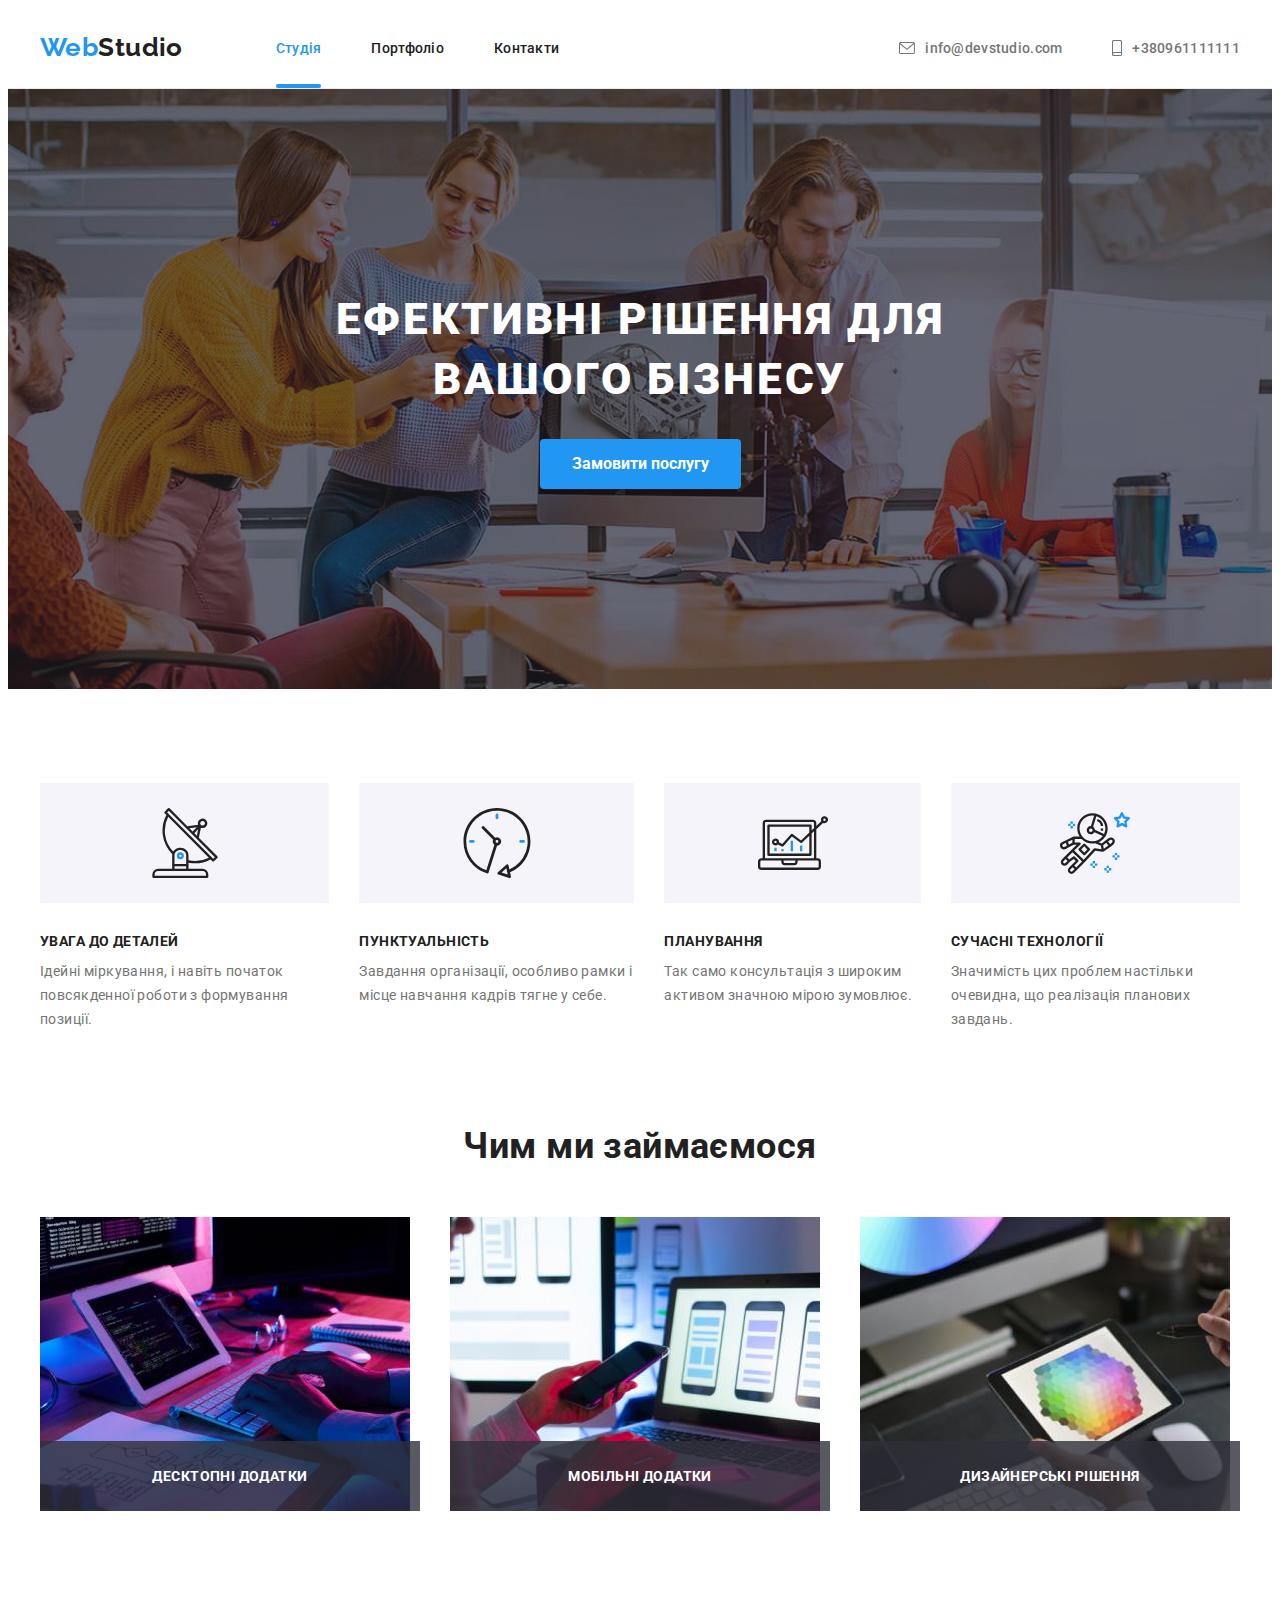
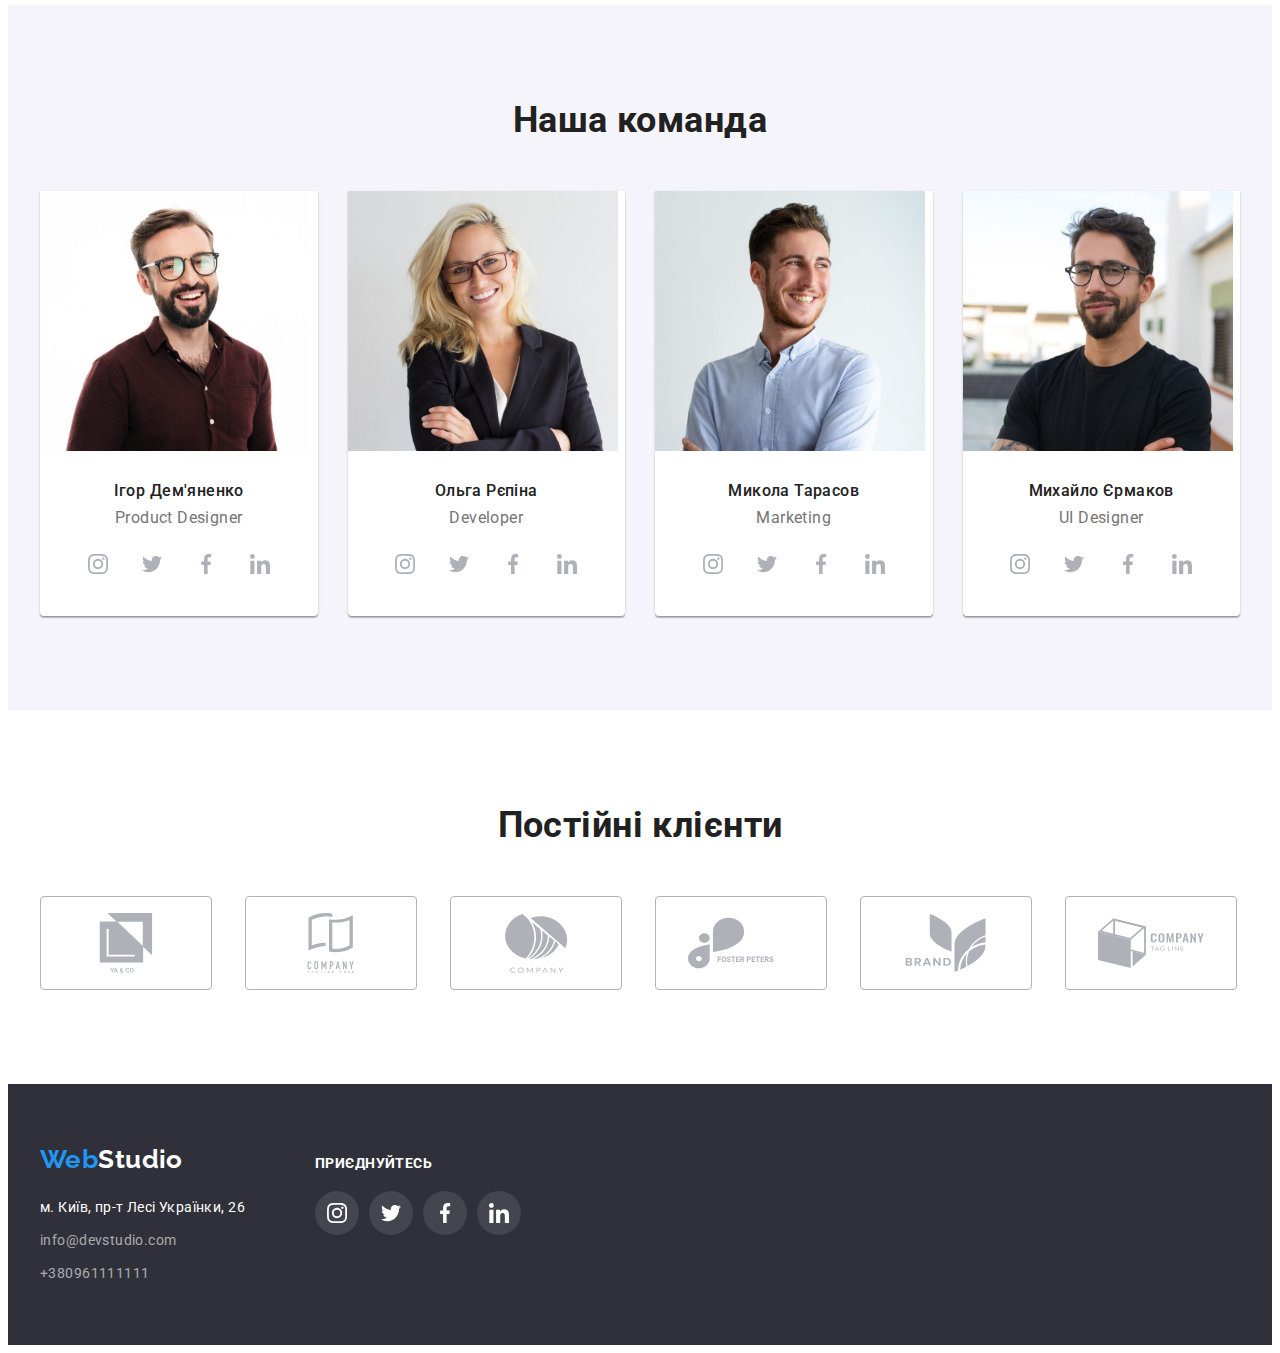
<file: index.html>
<!DOCTYPE html>
<html lang="uk">
  <head>
    <meta charset="UTF-8" />
    <meta http-equiv="X-UA-Compatible" content="IE=edge" />
    <meta name="viewport" content="width=device-width, initial-scale=1.0" />
    <title>Portfolio</title>
    <!-- font -->
    <link rel="preconnect" href="https://fonts.googleapis.com" />
    <link rel="preconnect" href="https://fonts.gstatic.com" crossorigin />
    <link
      href="https://fonts.googleapis.com/css2?family=Raleway:wght@700&family=Roboto:wght@400;500;700;900&display=swap"
      rel="stylesheet"
    />
    <!-- normolize -->
    <link
      rel="stylesheet"
      href="https://cdnjs.cloudflare.com/ajax/libs/modern-normalize/1.1.0/modern-normalize.min.css"
      integrity="sha512-wpPYUAdjBVSE4KJnH1VR1HeZfpl1ub8YT/NKx4PuQ5NmX2tKuGu6U/JRp5y+Y8XG2tV+wKQpNHVUX03MfMFn9Q=="
      crossorigin="anonymous"
      referrerpolicy="no-referrer"
    />
    <!-- styles -->
    <link rel="stylesheet" href="./css/styles.css" />
  </head>
  <body class="body">
    <header class="header">
      <div class="main-container container">
        <nav class="nav">
          <a class="logo link" href="/">
            <span class="logo-web">Web</span>Studio</a
          >
          <ul class="header-nav list">
            <li class="nav-item">
              <a class="nav-link activ link" href="./index.html">Студія</a>
            </li>
            <li class="nav-item">
              <a class="nav-link link" href="./portfolio.html">Портфоліо</a>
            </li>
            <li class="nav-item">
              <a class="nav-link link" href="contacts">Контакти</a>
            </li>
          </ul>
        </nav>
        <ul class="contacts list">
          <li class="contacts-item">
            <a class="contacts-link link" href="mailto:info@devstudio.com">
              <svg class="contacts-icon" width="16" height="12">
                <use href="./img/icons.svg/symbol-defs.svg#email"></use>
              </svg>
              info@devstudio.com</a
            >
          </li>
          <li class="contacts-item">
            <a class="contacts-link link" href="tel:+380961111111">
              <svg class="contacts-icon" width="10" height="16">
                <use href="./img/icons.svg/symbol-defs.svg#phone"></use>
              </svg>
              +380961111111</a
            >
          </li>
        </ul>
      </div>
    </header>

    <!--main-->
    <main class="main">
      <section class="hero">
        <div class="container">
          <h1 class="hero-titel">
            ефективні рішення для <br />
            вашого бізнесу
          </h1>
          <button class="hero-btn" type="button" data-modal-open>
            Замовити послугу
          </button>
        </div>
      </section>
      <section class="section">
        <div class="container">
          <h2 class="visually-hidden">переваги</h2>
          <ul class="priority list">
            <li class="priority-item">
              <div class="feature">
                <svg class="feature-icon" width="70" height="70">
                  <use href="./img/icons.svg/symbol-defs.svg#antenna"></use>
                </svg>
              </div>
              <h3 class="priority-titel">УВАГА ДО ДЕТАЛЕЙ</h3>
              <p class="priority-text">
                Ідейні міркування, і навіть початок повсякденної роботи з
                формування позиції.
              </p>
            </li>
            <li class="priority-item">
              <div class="feature">
                <svg class="feature-icon" width="70" height="70">
                  <use href="./img/icons.svg/symbol-defs.svg#clock"></use>
                </svg>
              </div>
              <h3 class="priority-titel">ПУНКТУАЛЬНІСТЬ</h3>
              <p class="priority-text">
                Завдання організації, особливо рамки і місце навчання кадрів
                тягне у себе.
              </p>
            </li>
            <li class="priority-item">
              <div class="feature">
                <svg class="feature-icon" width="70" height="70">
                  <use href="./img/icons.svg/symbol-defs.svg#diagram"></use>
                </svg>
              </div>
              <h3 class="priority-titel">ПЛАНУВАННЯ</h3>
              <p class="priority-text">
                Так само консультація з широким активом значною мірою зумовлює.
              </p>
            </li>
            <li class="priority-item">
              <div class="feature">
                <svg class="feature-icon" width="70" height="70">
                  <use href="./img/icons.svg/symbol-defs.svg#astronaut"></use>
                </svg>
              </div>
              <h3 class="priority-titel">СУЧАСНІ ТЕХНОЛОГІЇ</h3>
              <p class="priority-text">
                Значимість цих проблем настільки очевидна, що реалізація
                планових завдань.
              </p>
            </li>
          </ul>
        </div>
      </section>
      <section class="work-section section">
        <div class="container">
          <h2 class="work-titel titel">Чим ми займаємося</h2>
          <ul class="work list">
            <li class="work-item">
              <img
                src="./img/box1.jpg"
                alt="Написання коду за симантичною схемою."
                width="370"
              />
              <div class="work-overlay">
                <p class="work-dscr">Десктопні додатки</p>
              </div>
            </li>
            <li class="work-item">
              <img
                src="./img/box2.jpg"
                alt="Компьютер через який відбувається налаштування телефону."
                width="370"
              />
              <div class="work-overlay">
                <p class="work-dscr">Мобільні додатки</p>
              </div>
            </li>
            <li class="work-item">
              <img
                src="./img/box3.jpg"
                alt="Планшет з зображенням палітри кольорів.На задньому плані стоїть компьютер."
                width="370"
              />
              <div class="work-overlay">
                <p class="work-dscr">Дизайнерські рішення</p>
              </div>
            </li>
          </ul>
        </div>
      </section>
      <section class="employees section">
        <div class="container">
          <h2 class="team-titel titel">Наша команда</h2>
          <ul class="team list">
            <li class="team-item">
              <img src="./img/img.jpg" alt="партрет дізайнера" width="270" />
              <div class="team-card">
                <h3 class="team-name">Ігор Дем'яненко</h3>
                <p class="team-profession">Product Designer</p>
                <ul class="social-list list">
                  <li class="social-item">
                    <a
                      href="https://www.instagram.com/"
                      class="social-link link"
                      target="_blank"
                      rel="noopener noreferrer"
                      aria-label="instagram"
                    >
                      <svg class="social-icon" width="20" height="20">
                        <use
                          href="./img/icons.svg/symbol-defs.svg#instagram"
                        ></use>
                      </svg>
                    </a>
                  </li>
                  <li class="social-item">
                    <a
                      href="https://twitter.com"
                      class="social-link link"
                      target="_blank"
                      rel="noopener noreferrer"
                      aria-label="twitter"
                    >
                      <svg class="social-icon" width="20" height="20">
                        <use
                          href="./img/icons.svg/symbol-defs.svg#twitter"
                        ></use>
                      </svg>
                    </a>
                  </li>
                  <li class="social-item">
                    <a
                      href="https://www.facebook.com/login/"
                      class="social-link link"
                      target="_blank"
                      rel="noopener noreferrer"
                      aria-label="facebook"
                    >
                      <svg class="social-icon" width="20" height="20">
                        <use
                          href="./img/icons.svg/symbol-defs.svg#facebook"
                        ></use>
                      </svg>
                    </a>
                  </li>
                  <li class="social-item">
                    <a
                      href="https://dk.linkedin.com/"
                      class="social-link link"
                      target="_blank"
                      rel="noopener noreferrer"
                      aria-label="linkedin"
                    >
                      <svg class="social-icon" width="20" height="20">
                        <use
                          href="./img/icons.svg/symbol-defs.svg#linkedin"
                        ></use>
                      </svg>
                    </a>
                  </li>
                </ul>
              </div>
            </li>
            <li class="team-item">
              <img
                src="./img/img(1).jpg"
                alt="партрет фронтент дивелопа"
                width="270"
              />
              <div class="team-card">
                <h3 class="team-name">Ольга Рєпіна</h3>
                <p class="team-profession">Developer</p>
                <ul class="social-list list">
                  <li class="social-item">
                    <a
                      href="https://www.instagram.com/"
                      class="social-link link"
                      target="_blank"
                      rel="noopener noreferrer"
                      aria-label="instagram"
                    >
                      <svg class="social-icon" width="20" height="20">
                        <use
                          href="./img/icons.svg/symbol-defs.svg#instagram"
                        ></use>
                      </svg>
                    </a>
                  </li>
                  <li class="social-item">
                    <a
                      href="https://twitter.com"
                      class="social-link link"
                      target="_blank"
                      rel="noopener noreferrer"
                      aria-label="twitter"
                    >
                      <svg class="social-icon" width="20" height="20">
                        <use
                          href="./img/icons.svg/symbol-defs.svg#twitter"
                        ></use>
                      </svg>
                    </a>
                  </li>
                  <li class="social-item">
                    <a
                      href="https://www.facebook.com/login/"
                      class="social-link link"
                      target="_blank"
                      rel="noopener noreferrer"
                      aria-label="facebook"
                    >
                      <svg class="social-icon" width="20" height="20">
                        <use
                          href="./img/icons.svg/symbol-defs.svg#facebook"
                        ></use>
                      </svg>
                    </a>
                  </li>
                  <li class="social-item">
                    <a
                      href="https://dk.linkedin.com/"
                      class="social-link link"
                      target="_blank"
                      rel="noopener noreferrer"
                      aria-label="linkedin"
                    >
                      <svg class="social-icon" width="20" height="20">
                        <use
                          href="./img/icons.svg/symbol-defs.svg#linkedin"
                        ></use>
                      </svg>
                    </a>
                  </li>
                </ul>
              </div>
            </li>
            <li class="team-item">
              <img
                src="./img/img(2).jpg"
                alt="партрет маркетолога"
                width="270"
              />
              <div class="team-card">
                <h3 class="team-name">Микола Тарасов</h3>
                <p class="team-profession">Marketing</p>
                <ul class="social-list list">
                  <li class="social-item">
                    <a
                      href="https://www.instagram.com/"
                      class="social-link link"
                      target="_blank"
                      rel="noopener noreferrer"
                      aria-label="instagram"
                    >
                      <svg class="social-icon" width="20" height="20">
                        <use
                          href="./img/icons.svg/symbol-defs.svg#instagram"
                        ></use>
                      </svg>
                    </a>
                  </li>
                  <li class="social-item">
                    <a
                      href="https://twitter.com"
                      class="social-link link"
                      target="_blank"
                      rel="noopener noreferrer"
                      aria-label="twitter"
                    >
                      <svg class="social-icon" width="20" height="20">
                        <use
                          href="./img/icons.svg/symbol-defs.svg#twitter"
                        ></use>
                      </svg>
                    </a>
                  </li>
                  <li class="social-item">
                    <a
                      href="https://www.facebook.com/login/"
                      class="social-link link"
                      target="_blank"
                      rel="noopener noreferrer"
                      aria-label="facebook"
                    >
                      <svg class="social-icon" width="20" height="20">
                        <use
                          href="./img/icons.svg/symbol-defs.svg#facebook"
                        ></use>
                      </svg>
                    </a>
                  </li>
                  <li class="social-item">
                    <a
                      href="https://dk.linkedin.com/"
                      class="social-link link"
                      target="_blank"
                      rel="noopener noreferrer"
                      aria-label="linkedin"
                    >
                      <svg class="social-icon" width="20" height="20">
                        <use
                          href="./img/icons.svg/symbol-defs.svg#linkedin"
                        ></use>
                      </svg>
                    </a>
                  </li>
                </ul>
              </div>
            </li>
            <li class="team-item">
              <img
                src="./img/img(3).jpg"
                alt="партрет уі дізайнера"
                width="270"
              />
              <div class="team-card">
                <h3 class="team-name">Михайло Єрмаков</h3>
                <p class="team-profession">UI Designer</p>
                <ul class="social-list list">
                  <li class="social-item">
                    <a
                      href="https://www.instagram.com/"
                      class="social-link link"
                      target="_blank"
                      rel="noopener noreferrer"
                      aria-label="instagram"
                    >
                      <svg class="social-icon" width="20" height="20">
                        <use
                          href="./img/icons.svg/symbol-defs.svg#instagram"
                        ></use>
                      </svg>
                    </a>
                  </li>
                  <li class="social-item">
                    <a
                      href="https://twitter.com"
                      class="social-link link"
                      target="_blank"
                      rel="noopener noreferrer"
                      aria-label="twitter"
                    >
                      <svg class="social-icon" width="20" height="20">
                        <use
                          href="./img/icons.svg/symbol-defs.svg#twitter"
                        ></use>
                      </svg>
                    </a>
                  </li>
                  <li class="social-item">
                    <a
                      href="https://www.facebook.com/login/"
                      class="social-link link"
                      target="_blank"
                      rel="noopener noreferrer"
                      aria-label="facebook"
                    >
                      <svg class="social-icon" width="20" height="20">
                        <use
                          href="./img/icons.svg/symbol-defs.svg#facebook"
                        ></use>
                      </svg>
                    </a>
                  </li>
                  <li class="social-item">
                    <a
                      href="https://dk.linkedin.com/"
                      class="social-link link"
                      target="_blank"
                      rel="noopener noreferrer"
                      aria-label="linkedin"
                    >
                      <svg class="social-icon" width="20" height="20">
                        <use
                          href="./img/icons.svg/symbol-defs.svg#linkedin"
                        ></use>
                      </svg>
                    </a>
                  </li>
                </ul>
              </div>
            </li>
          </ul>
        </div>
      </section>
      <section class="clients-section section">
        <div class="container">
          <h2 class="fast-clients">Постійні клієнти</h2>
          <ul class="clients-list list">
            <li class="clients-item">
              <a
                class="clients-group link"
                href=""
                target="_blank"
                rel="noopener noreferrer"
              >
                <svg class="clients-logo" width="106" height="60">
                  <use href="./img/icons.svg/symbol-defs.svg#group"></use>
                </svg>
              </a>
            </li>
            <li class="clients-item">
              <a
                class="clients-group link"
                href=""
                target="_blank"
                rel="noopener noreferrer"
              >
                <svg class="clients-logo" width="106" height="60">
                  <use href="./img/icons.svg/symbol-defs.svg#group1"></use>
                </svg>
              </a>
            </li>
            <li class="clients-item">
              <a
                class="clients-group link"
                href=""
                target="_blank"
                rel="noopener noreferrer"
              >
                <svg class="clients-logo" width="106" height="60">
                  <use href="./img/icons.svg/symbol-defs.svg#group2"></use>
                </svg>
              </a>
            </li>
            <li class="clients-item">
              <a
                class="clients-group link"
                href=""
                target="_blank"
                rel="noopener noreferrer"
              >
                <svg class="clients-logo" width="106" height="60">
                  <use href="./img/icons.svg/symbol-defs.svg#group3"></use>
                </svg>
              </a>
            </li>
            <li class="clients-item">
              <a
                class="clients-group link"
                href=""
                target="_blank"
                rel="noopener noreferrer"
              >
                <svg class="clients-logo" width="106" height="60">
                  <use href="./img/icons.svg/symbol-defs.svg#group4"></use>
                </svg>
              </a>
            </li>
            <li class="clients-item">
              <a
                class="clients-group link"
                href=""
                target="_blank"
                rel="noopener noreferrer"
              >
                <svg class="clients-logo" width="106" height="60">
                  <use href="./img/icons.svg/symbol-defs.svg#group5"></use>
                </svg>
              </a>
            </li>
          </ul>
        </div>
      </section>
    </main>
    <footer class="footer">
      <div class="footer-container container">
        <div class="footer-aside">
          <a class="footer-logo link" href="/">
            <span class="logo-web">Web</span>Studio</a
          >
          <address class="address">
            <ul class="address-footer list">
              <li class="address-item">
                <a
                  class="address-place link"
                  href="https://goo.gl/maps/hSAFm4TaZF9GdMzh7"
                  target="_blank"
                  rel="noopener noreferrer"
                  >м. Київ, пр-т Лесі Українки, 26</a
                >
              </li>
              <li class="address-item">
                <a class="address-link link" href="mailto:info@devstudio.com"
                  >info@devstudio.com</a
                >
              </li>
              <li class="address-item">
                <a class="address-link link" href="tel:+380961111111"
                  >+380961111111</a
                >
              </li>
            </ul>
          </address>
        </div>
        <div class="footer-social">
          <h3 class="footer-titel">приєднуйтесь</h3>
          <ul class="footer-list list">
            <li class="social-item">
              <a
                href="https://www.instagram.com/"
                class="footer-link link"
                target="_blank"
                rel="noopener noreferrer"
                aria-label="instagram"
              >
                <svg class="footer-icon" width="20" height="20">
                  <use href="./img/icons.svg/symbol-defs.svg#instagram"></use>
                </svg>
              </a>
            </li>
            <li class="social-item">
              <a
                href="https://twitter.com"
                class="footer-link link"
                target="_blank"
                rel="noopener noreferrer"
                aria-label="twitter"
              >
                <svg class="footer-icon" width="20" height="20">
                  <use href="./img/icons.svg/symbol-defs.svg#twitter"></use>
                </svg>
              </a>
            </li>
            <li class="social-item">
              <a
                href="https://www.facebook.com/login/"
                class="footer-link link"
                target="_blank"
                rel="noopener noreferrer"
                aria-label="facebook"
              >
                <svg class="footer-icon" width="20" height="20">
                  <use href="./img/icons.svg/symbol-defs.svg#facebook"></use>
                </svg>
              </a>
            </li>
            <li class="social-item">
              <a
                href="https://dk.linkedin.com/"
                class="footer-link link"
                target="_blank"
                rel="noopener noreferrer"
                aria-label="linkedin"
              >
                <svg class="footer-icon" width="20" height="20">
                  <use href="./img/icons.svg/symbol-defs.svg#linkedin"></use>
                </svg>
              </a>
            </li>
          </ul>
        </div>
      </div>
    </footer>
    <div data-modal class="backdrop is-hidden">
      <div class="modal">
        <button data-modal-close class="modal-close">
          <svg class="close-cross" width="11" height="11">
            <use href="./img/icons.svg/symbol-defs.svg#vector"></use>
          </svg>
        </button>
      </div>
    </div>

    <script src="./js/modal.js"></script>
  </body>
</html>
</file>
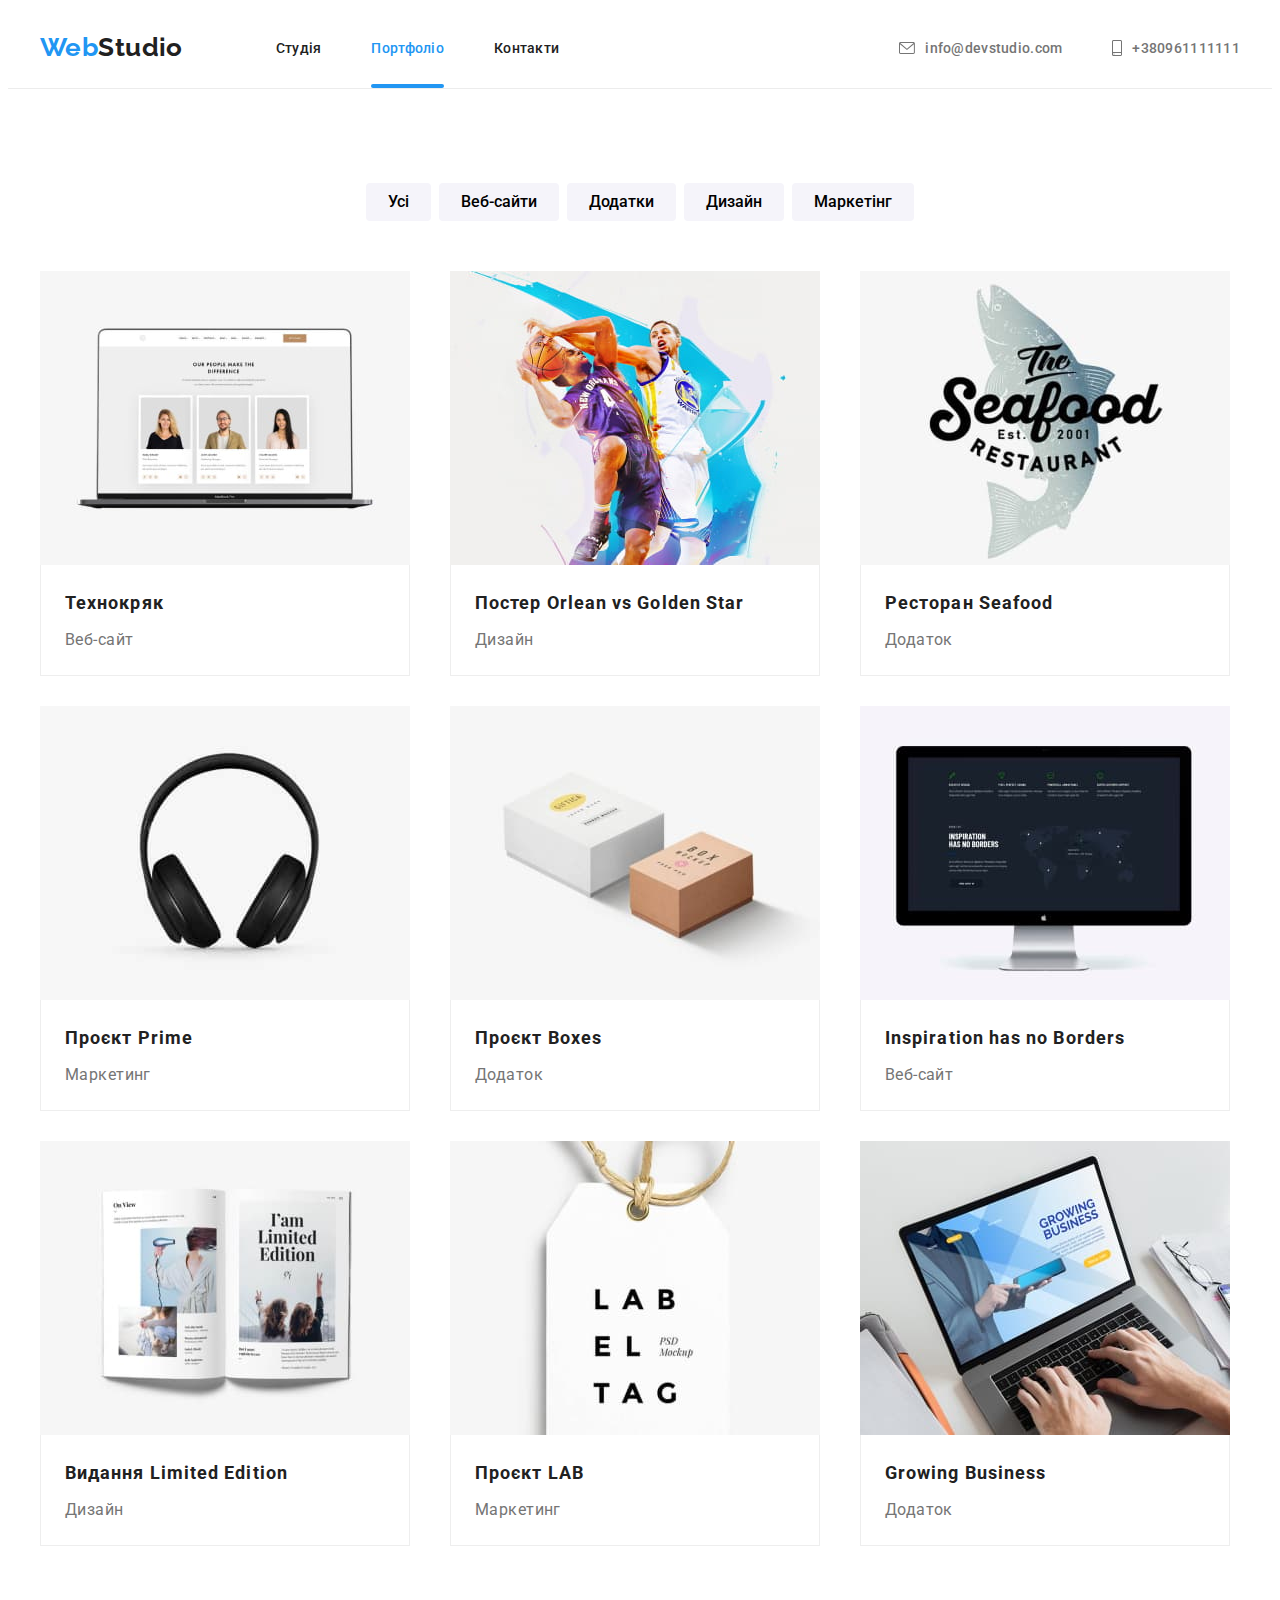
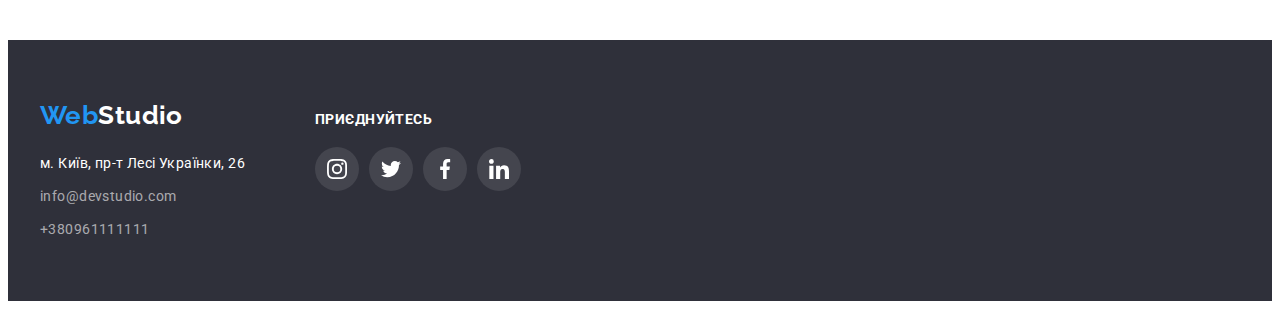
<file: portfolio.html>
<!DOCTYPE html>
<html lang="uk">
  <head>
    <meta charset="UTF-8" />
    <meta http-equiv="X-UA-Compatible" content="IE=edge" />
    <meta name="viewport" content="width=device-width, initial-scale=1.0" />
    <title>portfolio</title>
    <!-- fonts -->
    <link rel="preconnect" href="https://fonts.googleapis.com" />
    <link rel="preconnect" href="https://fonts.gstatic.com" crossorigin />
    <link
      href="https://fonts.googleapis.com/css2?family=Raleway:wght@700&family=Roboto:wght@400;500;700;900&display=swap"
      rel="stylesheet"
    />
    <!-- normolize -->
    <link
      rel="stylesheet"
      href="https://cdnjs.cloudflare.com/ajax/libs/modern-normalize/1.1.0/modern-normalize.min.css"
      integrity="sha512-wpPYUAdjBVSE4KJnH1VR1HeZfpl1ub8YT/NKx4PuQ5NmX2tKuGu6U/JRp5y+Y8XG2tV+wKQpNHVUX03MfMFn9Q=="
      crossorigin="anonymous"
      referrerpolicy="no-referrer"
    />
    <!-- styles -->
    <link rel="stylesheet" href="./css/styles.css" />
  </head>
  <body class="body">
    <header class="header">
      <div class="main-container container">
        <nav class="nav">
          <a class="logo link" href="/">
            <span class="logo-web">Web</span>Studio</a
          >
          <ul class="header-nav list">
            <li class="nav-item">
              <a class="nav-link link" href="./index.html">Студія</a>
            </li>
            <li class="nav-item">
              <a class="nav-link activ link" href="./portfolio.html"
                >Портфоліо</a
              >
            </li>
            <li class="nav-item">
              <a class="nav-link link" href="contacts">Контакти</a>
            </li>
          </ul>
        </nav>
        <ul class="contacts list">
          <li class="contacts-item">
            <a class="contacts-link link" href="mailto:info@devstudio.com">
              <svg class="contacts-icon" width="16" height="12">
                <use href="./img/icons.svg/symbol-defs.svg#email"></use>
              </svg>
              info@devstudio.com</a
            >
          </li>
          <li class="contacts-item">
            <a class="contacts-link link" href="tel:+380961111111">
              <svg class="contacts-icon" width="10" height="16">
                <use href="./img/icons.svg/symbol-defs.svg#phone"></use>
              </svg>
              +380961111111</a
            >
          </li>
        </ul>
      </div>
    </header>
    <main>
      <section class="projekts section">
        <div class="container">
          <h1 class="visually-hidden">контент</h1>
          <ul class="content list">
            <li class="content-item">
              <button class="content-btn" type="button">Усі</button>
            </li>
            <li class="content-item">
              <button class="content-btn" type="button">Веб-сайти</button>
            </li>
            <li class="content-item">
              <button class="content-btn" type="button">Додатки</button>
            </li>
            <li class="content-item">
              <button class="content-btn" type="button">Дизайн</button>
            </li>
            <li class="content-item">
              <button class="content-btn" type="button">Маркетінг</button>
            </li>
          </ul>
          <ul class="portfolio list">
            <li class="portfolio-item">
              <div class="portfolio-cards">
                <a href="" class="cards-link link">
                  <div class="cards-thumb">
                    <img
                      class="card-img"
                      src="./img/img0.jpg"
                      alt="Ноутбук з відкритою сторінкою сайта Технокряк."
                      width="370"
                    />
                    <div class="overlay">
                      <p class="overlay-desc">
                        Ресурс пропонує комплексні пропозиції з різним рівнем
                        функціоналу та сервісів. Все це дозволить відвідувачу
                        отримати вичерпні відомості про компанію чи приватну
                        особу.
                      </p>
                    </div>
                  </div>
                  <div class="cards-info">
                    <h2 class="portfolio-titel">Технокряк</h2>
                    <p class="portfolio-text">Веб-сайт</p>
                  </div>
                </a>
              </div>
            </li>
            <li class="portfolio-item">
              <div class="portfolio-cards">
                <a href="" class="cards-link link">
                  <div class="cards-thumb">
                    <img
                      class="card-img"
                      src="./img/img1.jpg"
                      alt="Постер з двома волейболістами , які боряться за м’яч."
                      width="370"
                    />
                    <div class="overlay">
                      <p class="overlay-desc">
                        Ресурс пропонує комплексні пропозиції з різним рівнем
                        функціоналу та сервісів. Все це дозволить відвідувачу
                        отримати вичерпні відомості про компанію чи приватну
                        особу.
                      </p>
                    </div>
                  </div>
                  <div class="cards-info">
                    <h2 class="portfolio-titel">
                      Постер <span lang="en">Orlean vs Golden Star</span>
                    </h2>
                    <p class="portfolio-text">Дизайн</p>
                  </div>
                </a>
              </div>
            </li>
            <li class="portfolio-item">
              <div class="portfolio-cards">
                <a href="" class="cards-link link">
                  <div class="cards-thumb">
                    <img
                      class="card-img"
                      src="./img/img2.jpg"
                      alt="Логотип ресторана Seafood з зображенням риби."
                      width="370"
                    />
                    <div class="overlay">
                      <p class="overlay-desc">
                        Ресурс пропонує комплексні пропозиції з різним рівнем
                        функціоналу та сервісів. Все це дозволить відвідувачу
                        отримати вичерпні відомості про компанію чи приватну
                        особу.
                      </p>
                    </div>
                  </div>
                  <div class="cards-info">
                    <h2 class="portfolio-titel">
                      Ресторан <span lang="en">Seafood</span>
                    </h2>
                    <p class="portfolio-text">Додаток</p>
                  </div>
                </a>
              </div>
            </li>
            <li class="portfolio-item">
              <div class="portfolio-cards">
                <a href="" class="cards-link link">
                  <div class="cards-thumb">
                    <img
                      class="card-img"
                      src="./img/img3.jpg"
                      alt="Навушники чорного кольору. "
                      width="370"
                    />

                    <div class="overlay">
                      <p class="overlay-desc">
                        Ресурс пропонує комплексні пропозиції з різним рівнем
                        функціоналу та сервісів. Все це дозволить відвідувачу
                        отримати вичерпні відомості про компанію чи приватну
                        особу.
                      </p>
                    </div>
                  </div>
                  <div class="cards-info">
                    <h2 class="portfolio-titel">
                      Проєкт <span lang="en">Prime</span>
                    </h2>
                    <p class="portfolio-text">Маркетинг</p>
                  </div>
                </a>
              </div>
            </li>
            <li class="portfolio-item">
              <div class="portfolio-cards">
                <a href="" class="cards-link link">
                  <div class="cards-thumb">
                    <img
                      class="card-img"
                      src="./img/img4.jpg"
                      alt="Два бокси , великий білий і маленький коричневий."
                      width="370"
                    />

                    <div class="overlay">
                      <p class="overlay-desc">
                        Ресурс пропонує комплексні пропозиції з різним рівнем
                        функціоналу та сервісів. Все це дозволить відвідувачу
                        отримати вичерпні відомості про компанію чи приватну
                        особу.
                      </p>
                    </div>
                  </div>
                  <div class="cards-info">
                    <h2 class="portfolio-titel">
                      Проєкт <span lang="en">Boxes</span>
                    </h2>
                    <p class="portfolio-text">Додаток</p>
                  </div>
                </a>
              </div>
            </li>
            <li class="portfolio-item">
              <div class="portfolio-cards">
                <a href="" class="cards-link link">
                  <div class="cards-thumb">
                    <img
                      class="card-img"
                      src="./img/img5.jpg"
                      alt="Манітор комп’ютера з відкритою сторінкою сайту Inspiration has no Borders. "
                      width="370"
                    />

                    <div class="overlay">
                      <p class="overlay-desc">
                        Ресурс пропонує комплексні пропозиції з різним рівнем
                        функціоналу та сервісів. Все це дозволить відвідувачу
                        отримати вичерпні відомості про компанію чи приватну
                        особу.
                      </p>
                    </div>
                  </div>
                  <div class="cards-info">
                    <h2 class="portfolio-titel">
                      <span lang="en">Inspiration has no Borders</span>
                    </h2>
                    <p class="portfolio-text">Веб-сайт</p>
                  </div>
                </a>
              </div>
            </li>
            <li class="portfolio-item">
              <div class="portfolio-cards">
                <a href="" class="cards-link link">
                  <div class="cards-thumb">
                    <img
                      class="card-img"
                      src="./img/img6.jpg"
                      alt="Відкрита книга з надписом I am limited edition, і зображенням двох вівчар які стоять спиною. "
                      width="370"
                    />

                    <div class="overlay">
                      <p class="overlay-desc">
                        Ресурс пропонує комплексні пропозиції з різним рівнем
                        функціоналу та сервісів. Все це дозволить відвідувачу
                        отримати вичерпні відомості про компанію чи приватну
                        особу.
                      </p>
                    </div>
                  </div>
                  <div class="cards-info">
                    <h2 class="portfolio-titel">
                      Видання <span lang="en">Limited Edition</span>
                    </h2>
                    <p class="portfolio-text">Дизайн</p>
                  </div>
                </a>
              </div>
            </li>
            <li class="portfolio-item">
              <div class="portfolio-cards">
                <a href="" class="cards-link link">
                  <div class="cards-thumb">
                    <img
                      class="card-img"
                      src="./img/img7.jpg"
                      alt="Біла прямокутна етікетна товару на мотузку  з надписом lab el tag. "
                      width="370"
                    />

                    <div class="overlay">
                      <p class="overlay-desc">
                        Ресурс пропонує комплексні пропозиції з різним рівнем
                        функціоналу та сервісів. Все це дозволить відвідувачу
                        отримати вичерпні відомості про компанію чи приватну
                        особу.
                      </p>
                    </div>
                  </div>
                  <div class="cards-info">
                    <h2 class="portfolio-titel">
                      Проєкт <span lang="en">LAB</span>
                    </h2>
                    <p class="portfolio-text">Маркетинг</p>
                  </div>
                </a>
              </div>
            </li>
            <li class="portfolio-item">
              <div class="portfolio-cards">
                <a href="" class="cards-link link">
                  <div class="cards-thumb">
                    <img
                      class="card-img"
                      src="./img/img8.jpg"
                      alt="Руки на клавіатурі відкритого лап топу на якому відкрита интернет сторінка Growing business"
                      width="370"
                    />

                    <div class="overlay">
                      <p class="overlay-desc">
                        Ресурс пропонує комплексні пропозиції з різним рівнем
                        функціоналу та сервісів. Все це дозволить відвідувачу
                        отримати вичерпні відомості про компанію чи приватну
                        особу.
                      </p>
                    </div>
                  </div>
                  <div class="cards-info">
                    <h2 class="portfolio-titel">
                      <span lang="en">Growing Business</span>
                    </h2>
                    <p class="portfolio-text">Додаток</p>
                  </div>
                </a>
              </div>
            </li>
          </ul>
        </div>
      </section>
    </main>
    <footer class="footer">
      <div class="footer-container container">
        <div class="footer-aside">
          <a class="footer-logo link" href="/">
            <span class="logo-web">Web</span>Studio</a
          >
          <address class="address">
            <ul class="address-footer list">
              <li class="address-item">
                <a
                  class="address-place link"
                  href="https://goo.gl/maps/hSAFm4TaZF9GdMzh7"
                  target="_blank"
                  rel="noopener norefferer"
                  >м. Київ, пр-т Лесі Українки, 26</a
                >
              </li>

              <li class="address-item">
                <a class="address-link link" href="mailto:info@devstudio.com"
                  >info@devstudio.com</a
                >
              </li>
              <li class="address-item">
                <a class="address-link link" href="tel:+380961111111"
                  >+380961111111</a
                >
              </li>
            </ul>
          </address>
        </div>
        <div class="footer-social">
          <h3 class="footer-titel">приєднуйтесь</h3>
          <ul class="footer-list list">
            <li class="social-item">
              <a
                href="https://www.instagram.com/"
                class="footer-link link"
                target="_blank"
                rel="noopener noreferrer"
                aria-label="instagram"
              >
                <svg class="footer-icon" width="20" height="20">
                  <use href="./img/icons.svg/symbol-defs.svg#instagram"></use>
                </svg>
              </a>
            </li>
            <li class="social-item">
              <a
                href="https://twitter.com"
                class="footer-link link"
                target="_blank"
                rel="noopener noreferrer"
                aria-label="twitter"
              >
                <svg class="footer-icon" width="20" height="20">
                  <use href="./img/icons.svg/symbol-defs.svg#twitter"></use>
                </svg>
              </a>
            </li>
            <li class="social-item">
              <a
                href="https://www.facebook.com/login/"
                class="footer-link link"
                target="_blank"
                rel="noopener noreferrer"
                aria-label="facebook"
              >
                <svg class="footer-icon" width="20" height="20">
                  <use href="./img/icons.svg/symbol-defs.svg#facebook"></use>
                </svg>
              </a>
            </li>
            <li class="social-item">
              <a
                href="https://dk.linkedin.com/"
                class="footer-link link"
                target="_blank"
                rel="noopener noreferrer"
                aria-label="linkedin"
              >
                <svg class="footer-icon" width="20" height="20">
                  <use href="./img/icons.svg/symbol-defs.svg#linkedin"></use>
                </svg>
              </a>
            </li>
          </ul>
        </div>
      </div>
    </footer>
  </body>
</html>
</file>
<file: css/styles.css>
:root {
  /* text colors */
  --main-color: #212121;
  --second-txt-color: #757575;
  --accent-txt-color: #2196f3;
  --light-txt-color: #ffffff;
  --second-accent-color: #ffffff99;
  --icon-color: #afb1b8;
  --second-icon-color: #ffffff;

  /* bg colors */
  --main-bg-color: #2f303a;
  --light-bg-color: #ffffff;
  --accent-bg-color: #f5f4fa;
  --second-accent-bg-color: #ffffff1a;
  --overlay: #2196f3e6;
  --second-overlay: #2f303acc;
  --backdrop: #00000033;

  /* border color */
  --main-brd-color: #ececec;
  --second-brd-color: #eeeeee;
  --border: rgba(0, 0, 0, 0.1);

  /* fonts */
  --main-font: Roboto, sans-serif;
  --second-font: Raleway, sans-serif;

  /* grid */
  --item: 3;
  --indent: 30px;

  /* transition */
  --anim: 250ms cubic-bezier(0.4, 0, 0.2, 1);
}

/* reset */

h1,
h2,
h3,
h4,
h5,
h6,
p {
  margin: 0;
}

img {
  display: block;
  max-width: 100%;
  height: auto;
}

body {
  font-family: var(--main-font);
  font-size: 14px;
  line-height: calc(16 / 14);
  color: var(--main-color);
  letter-spacing: 0.03em;
}

.link {
  display: block;
  text-decoration: inherit;
  color: currentColor;
}

.list {
  list-style: none;
  margin: 0;
  padding: 0;
}

.visually-hidden {
  position: absolute;
  width: 1px;
  height: 1px;
  margin: -1px;
  border: 0;
  padding: 0;
  white-space: nowrap;
  clip-path: inset(100%);
  clip: rect(0 0 0 0);
  overflow: hidden;
}

.address {
  all: unset;
}

.container {
  width: 1200px;
  padding-left: 15px;
  padding-right: 15px;
  margin: 0 auto;
  /* outline: 2px solid red; */
}

/* header start */

.header {
  border-bottom: 1px solid var(--main-brd-color);
}

.main-container {
  display: flex;
}

.nav {
  display: flex;
  margin-right: auto;
}

.header-nav {
  display: flex;
  gap: 50px;
}
.logo {
  font-family: var(--second-font);
  font-weight: 700;
  font-size: 26px;
  line-height: 31px;
  margin-right: 93px;
  padding-top: 24px;
  padding-bottom: 25px;
}

.logo-web {
  color: var(--accent-txt-color);
}

.nav-link {
  font-weight: 500;
  letter-spacing: 0.02em;
  padding-top: 32px;
  padding-bottom: 32px;

  transition: color var(--anim);
}

.nav-link:hover,
.nav-link:focus {
  color: var(--accent-txt-color);
}

.nav-link.activ {
  position: relative;
  color: var(--accent-txt-color);
}

.nav-link.activ::after {
  position: absolute;
  bottom: 0;
  right: 0;
  content: '';
  display: block;
  width: 100%;
  height: 4px;
  border-radius: 2px;
  background-color: var(--accent-txt-color);
}

.contacts {
  display: flex;
  gap: 50px;
}
.contacts-link {
  color: var(--second-txt-color);
  font-weight: 500;
  letter-spacing: 0.02em;
  padding-top: 32px;
  padding-bottom: 32px;
  display: flex;
  align-items: center;

  transition: color 250ms cubic-bezier(0.4, 0, 0.2, 1);
}

.contacts-icon {
  fill: currentColor;
  margin-right: 10px;
  align-items: center;
  text-align: inherit;
}

.contacts-link:hover,
.contacts-link:focus {
  color: var(--accent-txt-color);
}
/* header end */

/* main page start */

.section {
  padding-top: 94px;
  padding-bottom: 94px;
}

.work-section.section {
  padding-top: 0;
}
.hero {
  max-width: 1600px;
  margin-left: auto;
  margin-right: auto;
  background-color: var(--main-bg-color);
  background-image: linear-gradient(
      to right,
      rgba(47, 48, 58, 0.4),
      rgba(47, 48, 58, 0.4)
    ),
    url(../img/hero-bg.jpg.jpg);
  background-position: center;
  background-repeat: no-repeat;
  background-size: cover;
  padding-top: 200px;
  padding-bottom: 200px;
}

.hero-titel {
  text-transform: uppercase;
  font-weight: 900;
  font-size: 44px;
  line-height: calc(60 / 44);
  letter-spacing: 0.06em;
  color: var(--light-txt-color);
  text-align: center;
  margin-bottom: 30px;
  margin-right: auto;
  margin-left: auto;
  display: block;
}

.hero-btn {
  font-family: inherit;
  font-weight: 700;
  font-size: 16px;
  line-height: calc(30 / 16);
  background-color: var(--accent-txt-color);
  color: var(--light-txt-color);
  cursor: pointer;
  padding: 10px 32px;
  box-shadow: 0px 4px 4px rgba(0, 0, 0, 0.15);
  border-radius: 4px;
  align-items: center;
  margin-right: auto;
  margin-left: auto;
  display: block;
  border: transparent;
}

.feature {
  height: 120px;
  background-color: var(--accent-bg-color);
  display: flex;
  margin-bottom: 30px;
  align-items: center;
  justify-content: center;
}

.feature-icon {
  background-position: center;
  background-repeat: no-repeat;
  background-size: contain;
  margin-right: 0;
}
.titel {
  margin-bottom: 50px;
}
.priority-titel {
  font-weight: 700;
  font-size: 14px;
  line-height: calc(16 / 14);
  letter-spacing: 0.03em;
  text-transform: uppercase;
  margin-bottom: 10px;
}

.priority.list {
  display: flex;
  gap: 30px;
}

.priority-text {
  line-height: calc(24 / 14);
  color: var(--second-txt-color);
}

.work.list {
  display: flex;
  gap: var(--indent);
}

.work-item {
  position: relative;
  flex-basis: calc((100% - var(--indent) * (var(--item) - 1)) / var(--item));
}

.work-overlay {
  position: absolute;
  bottom: 0;
  right: 0;
  width: 100%;
  height: 70px;
  background-color: var(--second-overlay);
  display: flex;
  align-items: center;
  justify-content: center;
}

.work-dscr {
  font-weight: 700;
  text-transform: uppercase;
  color: var(--light-txt-color);
}
.work-titel {
  font-weight: 700;
  font-size: 36px;
  line-height: calc(42 / 36);
  text-align: center;
  margin-bottom: 50px;
}

.team.list {
  display: flex;
  gap: var(--indent);
}

.team-item {
  flex-basis: calc((100% - var(--indent) * (var(--item) - 1)) / var(--item));
  background-color: var(--light-bg-color);
  box-shadow: 0px 1px 3px rgba(0, 0, 0, 0.12), 0px 1px 1px rgba(0, 0, 0, 0.14),
    0px 2px 1px rgba(0, 0, 0, 0.2);
  border-radius: 0px 0px 4px 4px;
}

.team-titel {
  font-weight: 700;
  font-size: 36px;
  line-height: calc(42 / 36);
  text-align: center;
}

.employees {
  background-color: var(--accent-bg-color);
}

.team-card {
  padding-top: 30px;
  padding-bottom: 30px;
}
.team-name {
  font-weight: 500;
  font-size: 16px;
  line-height: calc(19 / 16);
  text-align: Center;
  color: var(--main-color);
  margin-bottom: 10px;
}

.team-profession {
  font-size: 16px;
  line-height: calc(19 / 16);
  line-height: 100%;
  text-align: Center;
  color: var(--second-txt-color);
  margin-bottom: 16px;
}

.social-list {
  display: flex;
  gap: 10px;
  justify-content: center;
}

.social-link {
  display: flex;
  align-items: center;
  justify-content: center;
  width: 44px;
  height: 44px;
  border-radius: 50%;
  border: transparent;

  transition: color var(--anim), background-color var(--anim);
}

.social-link:hover,
.social-link:focus {
  background-color: var(--accent-txt-color);
  border-color: var(--accent-txt-color);
}
.social-icon {
  fill: var(--icon-color);
  background-position: center;
  background-size: contain;
  background-repeat: no-repeat;

  transition: fill var(--anim);
}

.social-link:hover .social-icon,
.social-link:focus .social-icon {
  fill: var(--light-txt-color);
}

.fast-clients {
  font-weight: 700;
  font-size: 36px;
  line-height: calc(42 / 36);
  text-align: center;
  margin-bottom: 50px;
}

.clients-list {
  display: flex;
  gap: var(--indent);
}

.clients-item {
  --item: 6;
  flex-basis: calc((100% - var(--indent) * (var(--item) - 1)) / var(--item));
}
.clients-group {
  width: 170px;
  height: 92px;
  border: 1px solid var(--icon-color);
  border-radius: 4px;
  display: flex;
  justify-content: center;
  align-items: center;
  color: var(--icon-color);

  transition: color var(--anim), border-color var(--anim), filter var(--anim);
}

.clients-group:hover,
.clients-group:focus {
  color: var(--accent-txt-color);
  border-color: var(--accent-txt-color);
  filter: drop-shadow(0px 4px 4px rgba(0, 0, 0, 0.25));
}

.clients-logo {
  fill: currentColor;
}
/* main page end */

/* footer start */
.footer-container {
  align-items: baseline;
  display: flex;
  gap: 70px;
}
.footer {
  background-color: var(--main-bg-color);
  padding-top: 60px;
  padding-bottom: 60px;
}

.footer-logo {
  font-family: var(--second-font);
  color: var(--light-txt-color);
  font-weight: 700;
  font-size: 26px;
  line-height: calc(31 / 26);
  margin-bottom: 20px;
}

.address-footer {
  flex-direction: column;
  gap: 9px;
}

.address-place {
  display: block;
  font-style: normal;
  font-weight: 400;
  line-height: calc(24 / 14);
  color: var(--light-txt-color);
  margin-bottom: 9px;

  transition: color var(--anim);
}

.address-place:hover,
.address-place:focus {
  color: var(--accent-txt-color);
}

.address-link {
  display: block;
  list-style: none;
  font-weight: 400;
  line-height: calc(24 / 14);
  color: var(--second-accent-color);

  transition: color var(--anim);
}

.address-item {
  margin-bottom: 9px;
}

.address-item:last-child {
  margin-bottom: 0;
}

.address-link:hover,
.address-link:focus {
  color: var(--accent-txt-color);
}

.footer-titel {
  font-style: normal;
  font-weight: 700;
  font-size: 14px;
  line-height: calc(16 / 14);
  color: var(--light-txt-color);
  text-transform: uppercase;
  margin-bottom: 20px;
}

.footer-list {
  display: flex;
  gap: 10px;
  justify-content: center;
}

.footer-link {
  display: flex;
  align-items: center;
  justify-content: center;
  width: 44px;
  height: 44px;
  border-radius: 50%;
  color: var(--light-txt-color);
  background-color: var(--second-accent-bg-color);

  transition: background-color var(--anim);
}

.footer-link:hover,
.footer-link:focus {
  background-color: var(--accent-txt-color);
}
.footer-icon {
  fill: currentColor;
}

/* footer end */

/* madal start */

.backdrop {
  position: fixed;
  top: 0;
  left: 0;
  width: 100%;
  height: 100%;
  background-color: var(--backdrop);

  transition: visibility var(--anim), opacity var(--anim);
}

.backdrop.is-hidden {
  opacity: 0;
  pointer-events: none;
  visibility: hidden;
}

.modal {
  position: absolute;
  top: 50%;
  left: 50%;
  transform: translate(-50%, -50%);
  min-width: 528px;
  min-height: 581px;
  background-color: var(--light-bg-color);
  box-shadow: 0px 1px 3px rgba(0, 0, 0, 0.12), 0px 1px 1px rgba(0, 0, 0, 0.14),
    0px 2px 1px rgba(0, 0, 0, 0.2);
  border-radius: 4px;

  transition: transform var(--anim);
}

.modal-close {
  position: absolute;
  top: 8px;
  right: 8px;
  width: 30px;
  height: 30px;
  border-radius: 50%;
  border: 1px solid var(--border);
  background-color: var(--light-bg-color);
  cursor: pointer;
}

.close-cross {
  background-position: center;
  background-repeat: no-repeat;
  background-size: contain;
}
/* madal end */

/* PORTFOLIO  MAIN START*/

.content.list {
  display: flex;
  gap: 8px;
  justify-content: center;
  margin-bottom: 50px;
}

.content-btn {
  display: block;
  font-family: inherit;
  font-weight: 500;
  font-size: 16px;
  line-height: calc(26 / 16);
  cursor: pointer;
  padding: 6px 22px;
  background: #f5f4fa;
  border-radius: 4px;
  border: transparent;

  transition: background-color var(--anim) color var(--anim),
    box-shadow var(--icon-color);
}

.content-btn:hover,
.content-btn:focus {
  background-color: var(--accent-txt-color);
  color: var(--light-txt-color);
  box-shadow: 0px 3px 1px rgba(0, 0, 0, 0.1), 0px 1px 2px rgba(0, 0, 0, 0.08),
    0px 2px 2px rgba(0, 0, 0, 0.12);
  border-radius: 4px;
  border: transparent;
}

.portfolio-cards {
  max-width: 370px;
}

.card-img {
  margin: 0;
  align-items: center;
  display: block;
}

.cards-thumb {
  position: relative;
  overflow: hidden;
}

.overlay {
  position: absolute;
  top: 0;
  left: 0;
  transform: translateY(100%);
  width: 100%;
  height: 100%;
  display: flex;
  align-items: center;
  justify-content: center;
  background-color: var(--overlay);
  padding: 63px 24px;

  transition: transform var(--anim);
}

.overlay-desc {
  font-size: 18px;
  line-height: calc(28 / 18);
  color: var(--light-txt-color);
}
.portfolio.list {
  display: flex;
  flex-wrap: wrap;
  gap: var(--indent);
}
.portfolio-item {
  flex-basis: calc((100% - var(--indent) * (var(--item) - 1)) / var(--item));

  transition: box-shadow var(--anim);
}

.cards-info {
  padding: 20px 24px;
  border-right: 1px solid var(--second-brd-color);
  border-bottom: 1px solid var(--second-brd-color);
  border-left: 1px solid var(--second-brd-color);
}

.portfolio-titel {
  font-weight: 700;
  font-size: 18px;
  line-height: calc(36 / 18);
  letter-spacing: 0.06em;
  color: var(--main-color);
  margin-bottom: 4px;
}

.portfolio-text {
  color: var(--second-txt-color);
  font-weight: 400;
  font-size: 16px;
  line-height: calc(30 / 16);
}

.cards-link {
  transition: box-shadow var(--anim);
}

.cards-link:hover,
.cards-link:focus {
  box-shadow: 0px 1px 1px rgba(0, 0, 0, 0.12), 0px 4px 4px rgba(0, 0, 0, 0.06),
    1px 4px 6px rgba(0, 0, 0, 0.16);
}

.cards-link:hover .overlay,
.cards-link:focus .overlay {
  transform: translateY(0);
  box-shadow: 0px 1px 1px rgba(0, 0, 0, 0.12), 0px 4px 4px rgba(0, 0, 0, 0.06),
    1px 4px 6px rgba(0, 0, 0, 0.16);
}

/* PORTFOLIO MAIN END */
</file>
